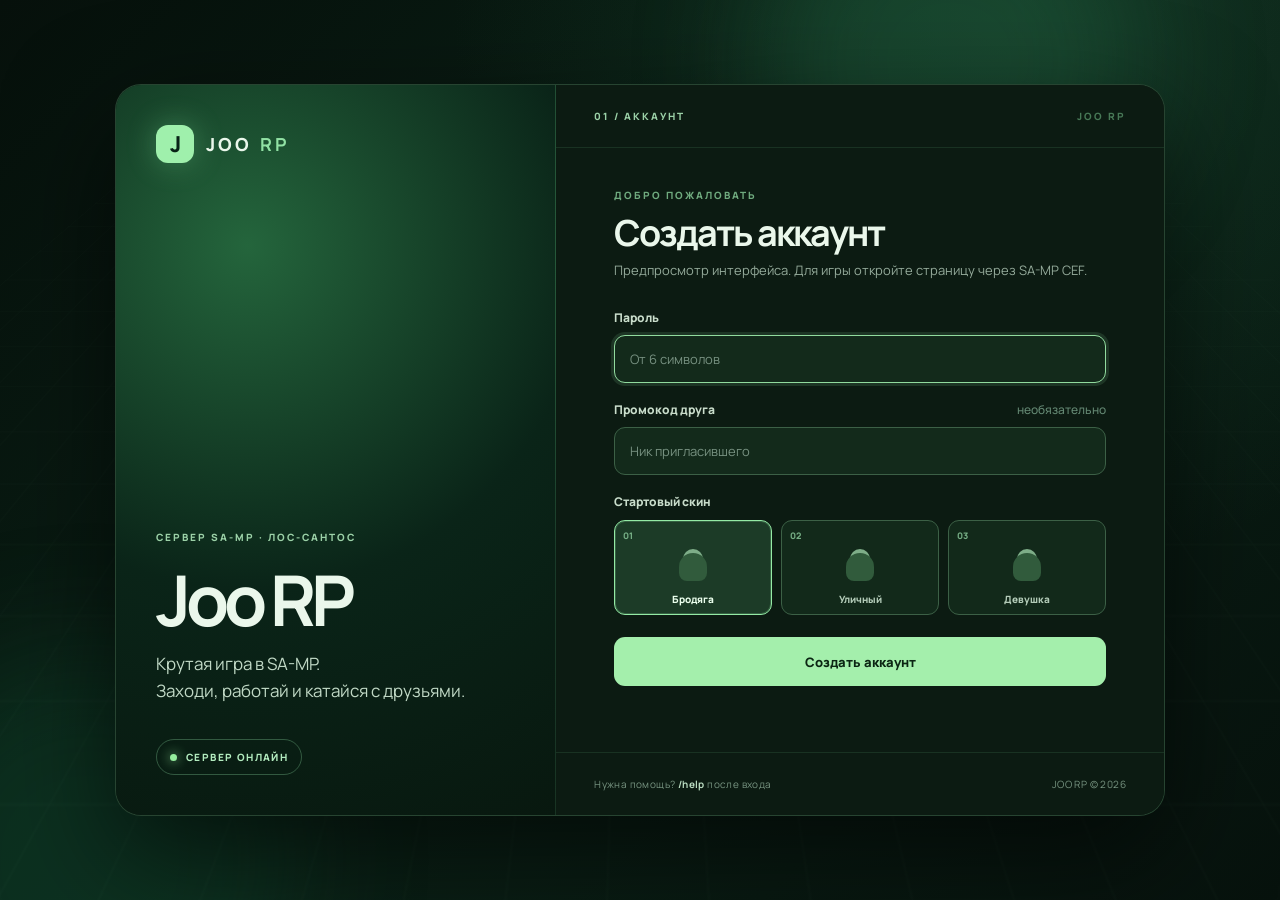
<file: index.html>
<!doctype html>
<html lang="ru">
<head>
  <meta charset="utf-8">
  <meta name="viewport" content="width=device-width,initial-scale=1">
  <title>Joo RP — вход</title>
  <link rel="stylesheet" href="style.css">
</head>
<body>
  <div class="backdrop" aria-hidden="true"><div class="orb orb-a"></div><div class="orb orb-b"></div><div class="grid"></div></div>
  <main class="auth" data-drag-window>
    <aside class="story">
      <div class="brand"><span class="brand-icon">J</span><span>JOO <b>RP</b></span></div>
      <div class="story-bottom"><div class="small-label">СЕРВЕР SA-MP · ЛОС-САНТОС</div><h1>Joo RP</h1><p>Крутая игра в SA-MP.<br>Заходи, работай и катайся с друзьями.</p><div class="server-chip"><i></i> СЕРВЕР ОНЛАЙН</div></div>
    </aside>
    <section class="panel">
      <div class="panel-head" data-drag-handle><span class="step">01 / АККАУНТ</span><span class="mark">JOO RP</span></div>
      <div class="panel-main">
        <div class="eyebrow">ДОБРО ПОЖАЛОВАТЬ</div>
        <h2 id="title">Подключаем...</h2>
        <p id="subtitle">Подождите, пока сервер проверит аккаунт.</p>
        <form id="form" autocomplete="off">
          <label for="password">Пароль</label>
          <input id="password" type="password" minlength="6" maxlength="32" pattern="[A-Za-z0-9]{6,32}" placeholder="От 6 символов" required autofocus>
          <div id="register-options" hidden>
            <label for="referral">Промокод друга <span class="optional">необязательно</span></label>
            <input id="referral" type="text" maxlength="23" pattern="[A-Za-z0-9_]{0,23}" placeholder="Ник пригласившего">
            <label>Стартовый скин</label>
            <div class="skins" role="radiogroup" aria-label="Стартовый скин">
              <label class="skin"><input type="radio" name="skin" value="78" checked><span class="skin-number">01</span><span class="silhouette">◉</span><span>Бродяга</span></label>
              <label class="skin"><input type="radio" name="skin" value="79"><span class="skin-number">02</span><span class="silhouette">◉</span><span>Уличный</span></label>
              <label class="skin"><input type="radio" name="skin" value="77"><span class="skin-number">03</span><span class="silhouette">◉</span><span>Девушка</span></label>
            </div>
          </div>
          <button id="submit" type="submit" disabled>Подождите...</button>
          <div id="error" role="alert" aria-live="polite"></div>
        </form>
      </div>
      <div class="panel-foot"><span>Нужна помощь? <b>/help</b> после входа</span><span>JOO RP © 2026</span></div>
    </section>
  </main>
  <script src="drag.js"></script><script src="app.js"></script>
</body>
</html>
</file>
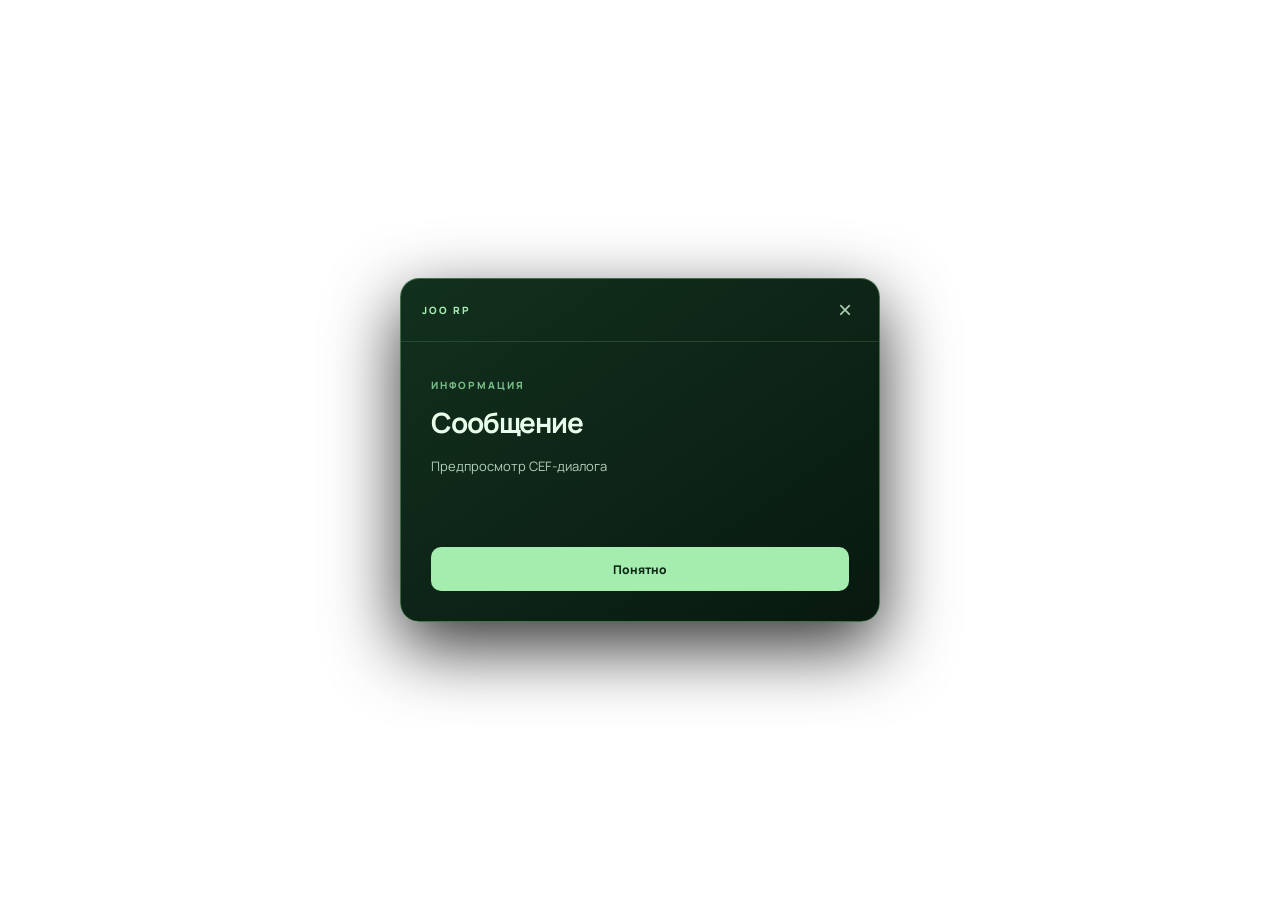
<file: dialog.html>
<!doctype html><html lang="ru"><head><meta charset="utf-8"><meta name="viewport" content="width=device-width,initial-scale=1"><title>Joo RP — сообщение</title><link rel="stylesheet" href="dialog.css"></head><body><main class="dialog" data-drag-window><div class="top" data-drag-handle><span class="badge">JOO RP</span><button id="close" aria-label="Закрыть">×</button></div><div class="content"><span class="eyebrow">ИНФОРМАЦИЯ</span><h1 id="title">Сообщение</h1><p id="body">Загрузка...</p><button id="ok">Понятно</button></div></main><script src="drag.js"></script><script src="dialog.js"></script></body></html>
</file>
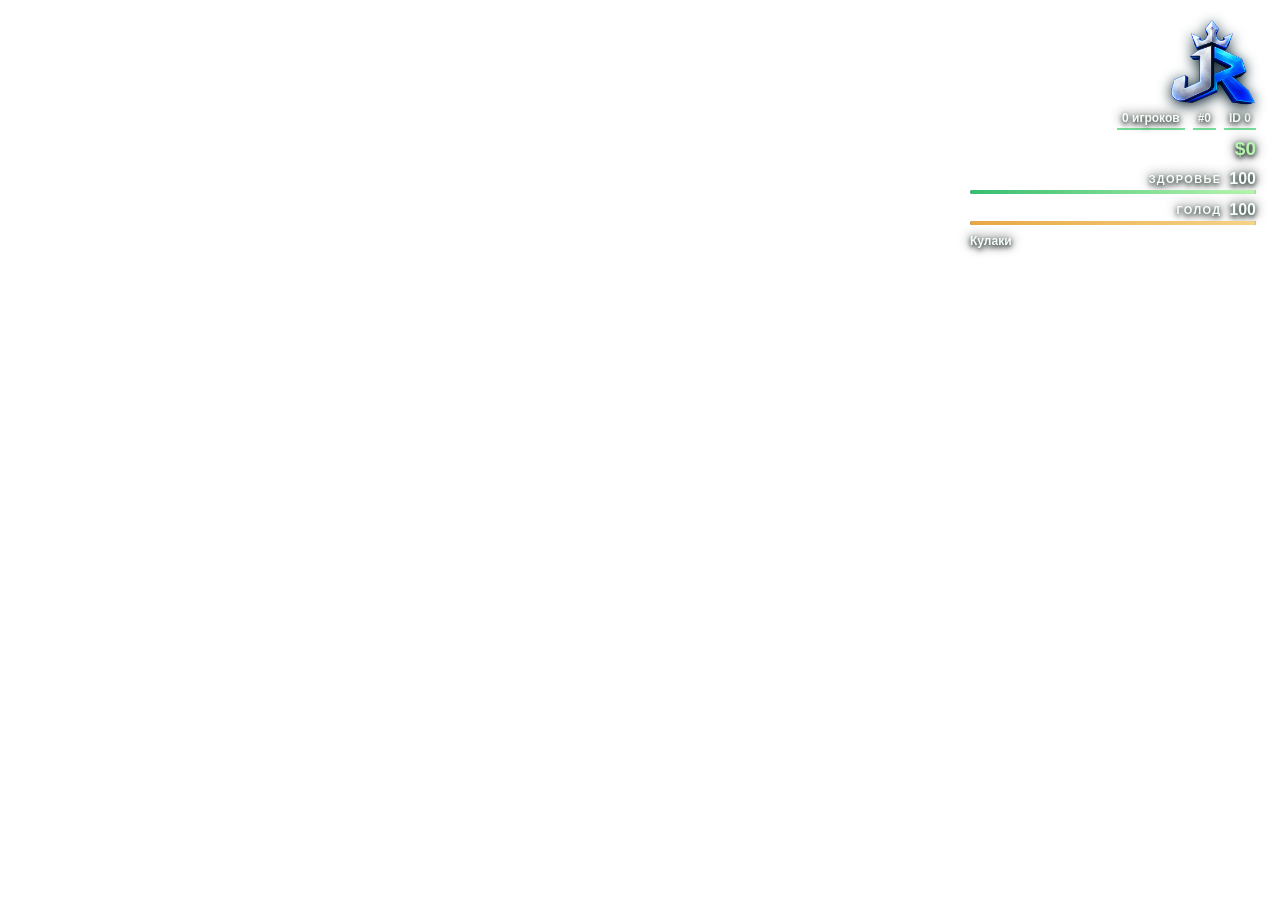
<file: hud.html>
<!doctype html>
<html lang="ru"><head><meta charset="utf-8"><meta name="viewport" content="width=device-width, initial-scale=1"><link rel="stylesheet" href="hud.css?v=20261012-4"></head>
<body><main id="hud" aria-label="Информация игрока">
  <img class="logo" src="logo-hud.png" alt="Joo RP">
  <div class="identity"><span id="online">0 игроков</span><span id="static">#0</span><span id="id">ID 0</span></div><div class="money" id="money">$0</div>
  <div class="meter"><span>ЗДОРОВЬЕ</span><strong id="health">100</strong><div class="track"><i id="healthbar"></i></div></div>
  <div class="meter hunger"><span>ГОЛОД</span><strong id="hunger">100</strong><div class="track"><i id="hungerbar"></i></div></div>
  <div class="bottom"><span id="weapon">Кулаки</span><b id="safe" hidden>ЗЗ · ЗЕЛЁНАЯ ЗОНА</b></div>
</main><aside id="speedometer" hidden><span>СКОРОСТЬ</span><strong><b id="speed">0</b><small>км/ч</small></strong><div><span>Бензин <b id="fuel">0</b> л</span><span>Пробег <b id="mileage">0</b> км</span></div><em id="engine">Двигатель выключен · N /key</em></aside><script src="hud.js?v=20261012-4"></script></body></html>
</file>
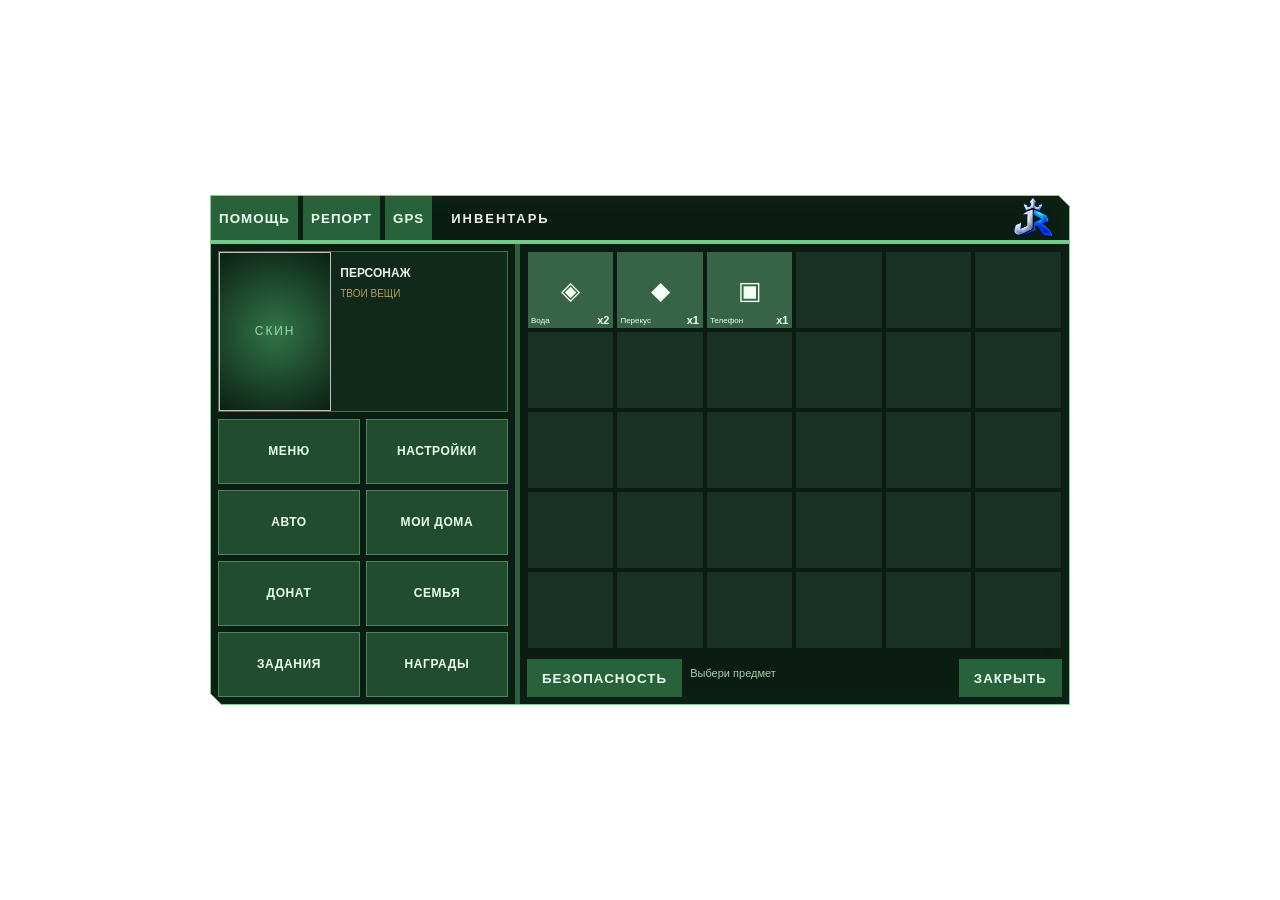
<file: inventory.html>
<!doctype html><html lang="ru"><head><meta charset="utf-8"><meta name="viewport" content="width=device-width,initial-scale=1"><title>Joo RP — инвентарь</title><link rel="stylesheet" href="inventory.css?v=20261010-1"></head><body>
<main class="inventory" data-drag-window>
  <header data-drag-handle><button data-nav="help">ПОМОЩЬ</button><button data-nav="report">РЕПОРТ</button><button data-nav="gps">GPS</button><strong>ИНВЕНТАРЬ</strong><span><img src="logo-hud.png" alt="Joo RP"></span></header>
  <div class="layout"><aside><div class="person"><div class="figure"><span id="skin-fallback">СКИН</span><img id="skin-image" alt=""></div><div><b id="player-name">ПЕРСОНАЖ</b><small>ТВОИ ВЕЩИ</small></div></div><div class="nav"><button data-nav="menu">МЕНЮ</button><button data-nav="settings">НАСТРОЙКИ</button><button data-nav="cars">АВТО</button><button data-nav="house">МОИ ДОМА</button><button data-nav="donate">ДОНАТ</button><button data-nav="family">СЕМЬЯ</button><button data-nav="quest">ЗАДАНИЯ</button><button data-nav="rewards">НАГРАДЫ</button></div></aside>
  <section class="storage"><div class="grid" id="grid"></div><div class="bottom"><button data-nav="security">БЕЗОПАСНОСТЬ</button><span id="details">Выбери предмет</span><button id="close">ЗАКРЫТЬ</button></div></section></div>
</main><script src="drag.js?v=20261010-1"></script><script src="inventory.js?v=20261010-1"></script></body></html>
</file>
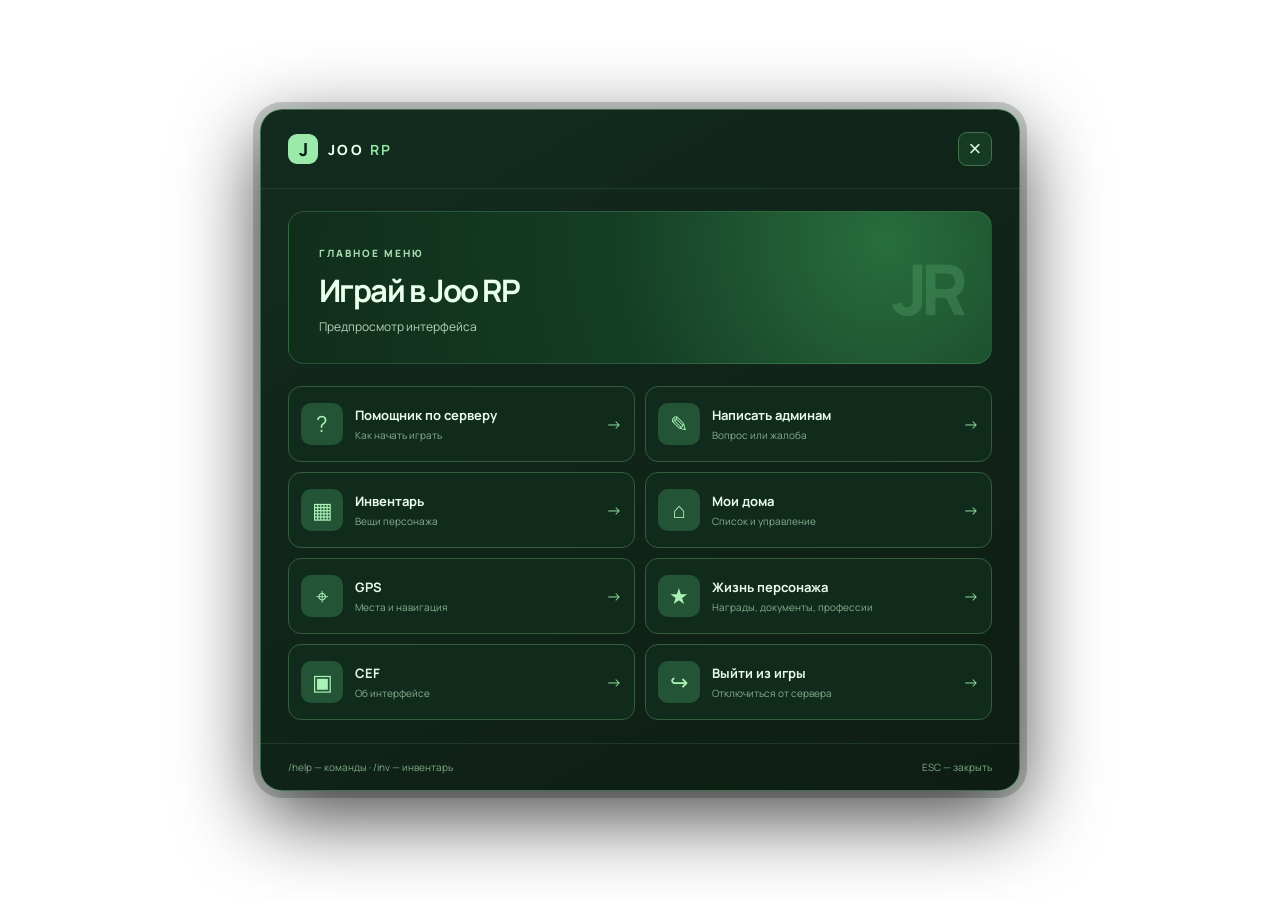
<file: menu.html>
<!doctype html>
<html lang="ru"><head><meta charset="utf-8"><meta name="viewport" content="width=device-width,initial-scale=1"><title>Joo RP — меню</title><link rel="stylesheet" href="menu.css"></head>
<body><main class="menu" data-drag-window>
  <header data-drag-handle><div class="brand"><span class="brand-icon">J</span><span>JOO <b>RP</b></span></div><button class="close" id="close" aria-label="Закрыть">×</button></header>
  <div class="hero"><div><small>ГЛАВНОЕ МЕНЮ</small><h1>Играй в Joo RP</h1><p id="stats">Загружаем персонажа...</p></div><div class="hero-mark">JR</div></div>
  <section class="tiles">
    <button data-action="help"><span class="icon">?</span><span><b>Помощник по серверу</b><small>Как начать играть</small></span><i>→</i></button>
    <button data-action="report"><span class="icon">✎</span><span><b>Написать админам</b><small>Вопрос или жалоба</small></span><i>→</i></button>
    <button data-action="inventory"><span class="icon">▦</span><span><b>Инвентарь</b><small>Вещи персонажа</small></span><i>→</i></button>
    <button data-action="house"><span class="icon">⌂</span><span><b>Мои дома</b><small>Список и управление</small></span><i>→</i></button>
    <button data-action="gps"><span class="icon">⌖</span><span><b>GPS</b><small>Места и навигация</small></span><i>→</i></button>
    <button data-action="life"><span class="icon">★</span><span><b>Жизнь персонажа</b><small>Награды, документы, профессии</small></span><i>→</i></button>
    <button data-action="cef"><span class="icon">▣</span><span><b>CEF</b><small>Об интерфейсе</small></span><i>→</i></button>
    <button data-action="exit-game"><span class="icon">↪</span><span><b>Выйти из игры</b><small>Отключиться от сервера</small></span><i>→</i></button>
  </section>
  <footer><span>/help — команды · /inv — инвентарь</span><span>ESC — закрыть</span></footer>
</main><script src="drag.js"></script><script src="menu.js"></script></body></html>
</file>
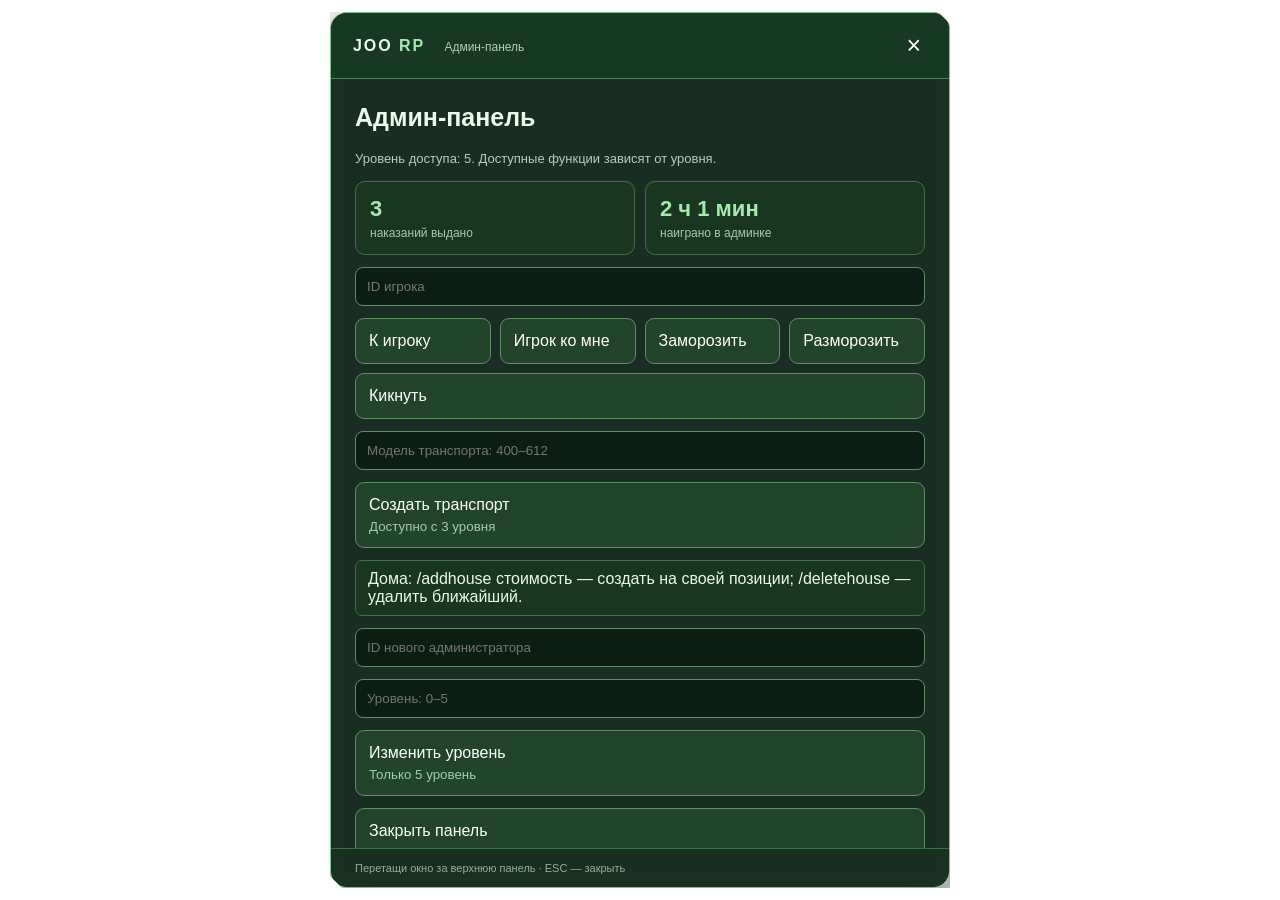
<file: panel.html>
<!doctype html><html lang="ru"><head><meta charset="utf-8"><meta name="viewport" content="width=device-width,initial-scale=1"><title>Joo RP</title><link rel="stylesheet" href="panel.css?v=20261013-1"></head><body>
<main class="panel" data-drag-window><header data-drag-handle><span class="brand">JOO <b>RP</b> <span id="caption"></span></span><button id="close" aria-label="Закрыть">×</button></header><section id="content"></section><footer>Перетащи окно за верхнюю панель · ESC — закрыть</footer></main>
<script src="drag.js?v=20261010-1"></script><script src="panel.js?v=20261013-1"></script></body></html>
</file>
<file: style.css>
@import url('https://fonts.googleapis.com/css2?family=Manrope:wght@400;500;600;700;800&display=swap');
:root{font-family:Manrope,Arial,sans-serif;color:#eaf7eb;background:transparent}*{box-sizing:border-box}body{margin:0;min-height:100vh;display:grid;place-items:center;overflow:auto;background:#07110ce8}.backdrop{position:fixed;inset:0;overflow:hidden;pointer-events:none;background:radial-gradient(circle at 80% 0%,#1c4d3370,transparent 42%),linear-gradient(135deg,#06100b,#0b2217 52%,#07120d)}.grid{position:absolute;inset:0;opacity:.12;background-image:linear-gradient(#8ed6a21a 1px,transparent 1px),linear-gradient(90deg,#8ed6a21a 1px,transparent 1px);background-size:48px 48px;transform:perspective(500px) rotateX(35deg) scale(1.3)}.orb{position:absolute;border-radius:50%;filter:blur(60px)}.orb-a{width:380px;height:380px;background:#29734b55;right:11%;top:-130px}.orb-b{width:420px;height:420px;background:#13563655;left:-120px;bottom:-170px}.auth{position:relative;display:grid;grid-template-columns:42% 58%;width:min(1050px,94vw);min-height:650px;border:1px solid #4b7b596b;border-radius:26px;overflow:hidden;box-shadow:0 40px 110px #0009;background:#0d1d14}.story{display:flex;flex-direction:column;justify-content:space-between;padding:40px;background:radial-gradient(circle at 30% 22%,#24653c,#0a2418 53%,#08180f);border-right:1px solid #44795744}.brand{display:flex;align-items:center;gap:12px;font-weight:800;font-size:18px;letter-spacing:.18em}.brand b{color:#91e1a4}.brand-icon{width:38px;height:38px;border-radius:12px;background:#9ff0ac;color:#082216;display:grid;place-items:center;font-size:22px;letter-spacing:0;box-shadow:0 0 30px #82e59c55}.small-label,.eyebrow,.step,.mark{color:#9bd1a7;font-size:10px;font-weight:800;letter-spacing:.2em}.story-bottom h1{font-size:70px;line-height:1;margin:20px 0 16px;letter-spacing:-.075em}.story-bottom p{font-size:17px;line-height:1.6;color:#c0d8c5;margin:0 0 35px}.server-chip{display:inline-flex;align-items:center;gap:9px;border:1px solid #72b58666;border-radius:999px;padding:10px 13px;font-size:10px;letter-spacing:.14em;font-weight:800;color:#b2ebbe}.server-chip i{width:7px;height:7px;border-radius:50%;background:#95ed9d;box-shadow:0 0 12px #95ed9d}.panel{display:flex;flex-direction:column;background:#0c1b12}.panel-head,.panel-foot{display:flex;align-items:center;justify-content:space-between;padding:24px 38px;border-bottom:1px solid #315d3d5c}.panel-foot{border-top:1px solid #315d3d5c;border-bottom:0;color:#789582;font-size:10px;letter-spacing:.04em}.panel-foot b{color:#badcc1}.mark{color:#477856}.panel-main{padding:40px 58px 34px;flex:1;overflow-y:auto}.eyebrow{color:#6faa7e}h2{font-size:36px;line-height:1.14;letter-spacing:-.05em;margin:10px 0 8px}#subtitle{font-size:13px;line-height:1.5;color:#94aa9a;margin:0 0 29px}label{display:block;font-size:12px;font-weight:800;color:#c9ddcb;margin-bottom:9px}input[type=password],input[type=text]{width:100%;height:48px;border-radius:11px;border:1px solid #3c6046;background:#132a1b;color:#f0fff1;outline:0;padding:0 15px;font:inherit;font-size:13px;margin-bottom:18px;transition:.18s}input:focus{border-color:#91db9e;box-shadow:0 0 0 3px #92df9b22}input::placeholder{color:#779181}.optional{float:right;color:#638772;font-weight:500}.skins{display:flex;gap:9px;margin:10px 0 22px}.skin{position:relative;flex:1;min-width:0;height:95px;margin:0;padding:8px;border-radius:11px;border:1px solid #3c6046;background:#12291a;text-align:center;cursor:pointer;color:#b3cbb8;font-size:10px;display:flex;flex-direction:column;justify-content:space-between;align-items:center}.skin:has(input:checked){border-color:#94eaa5;background:#1c3b27;color:#ebffed;box-shadow:inset 0 0 0 1px #79c98b44}.skin input{position:absolute;opacity:0}.skin-number{align-self:flex-start;color:#75ad84;font-size:9px}.silhouette{display:block;width:28px;height:28px;border-radius:50% 50% 8px 8px;background:#315b3c;color:#315b3c;font-size:1px;box-shadow:0 -8px 0 -4px #7ead88}button{height:49px;width:100%;border:0;border-radius:11px;background:#a4efac;color:#0b2513;font:inherit;font-size:13px;font-weight:800;cursor:pointer;transition:.18s}button:hover:not(:disabled){background:#c2ffca;transform:translateY(-1px)}button:disabled{opacity:.5;cursor:default}#error{min-height:20px;margin-top:12px;color:#ff9d91;font-size:11px;font-weight:700}@media(max-width:800px){.auth{grid-template-columns:1fr;width:min(530px,95vw)}.story{min-height:180px;padding:24px}.story-bottom h1{font-size:38px}.story-bottom p,.server-chip{display:none}.panel-main{padding:30px}.panel-head,.panel-foot{padding:18px 30px}}
</file>
<file: dialog.css>
@import url('https://fonts.googleapis.com/css2?family=Manrope:wght@400;500;600;700;800&display=swap');:root{font-family:Manrope,Arial,sans-serif;color:#eaffeb;background:transparent}*{box-sizing:border-box}body{margin:0;width:100vw;height:100vh;display:grid;place-items:center;background:transparent}.dialog{width:min(480px,85vw);border:1px solid #76ae7d88;border-radius:19px;background:linear-gradient(145deg,#12301e,#08190f);box-shadow:0 25px 70px #000c;overflow:hidden}.top{display:flex;justify-content:space-between;align-items:center;padding:16px 21px;border-bottom:1px solid #53815e55}.badge{font-size:10px;font-weight:800;letter-spacing:.19em;color:#a9ecb4}.top button{border:0;background:transparent;color:#aacfb2;font-size:24px;cursor:pointer}.content{padding:30px}.eyebrow{font-size:10px;letter-spacing:.2em;color:#78bd88;font-weight:800}h1{font-size:28px;letter-spacing:-.04em;margin:9px 0 14px}p{color:#b2d0b9;font-size:13px;line-height:1.7;white-space:pre-wrap;min-height:65px}#ok{border:0;border-radius:10px;background:#a5ecaf;color:#0b2814;width:100%;height:44px;font:inherit;font-weight:800;font-size:12px;cursor:pointer;margin-top:14px}
</file>
<file: hud.css>
html,body{width:100%;height:100%;margin:0;background:transparent!important;overflow:hidden}*{box-sizing:border-box}body{font-family:Arial,sans-serif;color:#f5fff8;pointer-events:none}#hud{position:absolute;top:18px;right:24px;width:286px;text-align:right;text-shadow:0 2px 5px #00110e,0 0 12px #00110e;user-select:none}.logo{display:block;width:88px;height:88px;object-fit:contain;margin-left:auto;filter:drop-shadow(0 3px 7px #021c25)}.identity{display:flex;justify-content:flex-end;gap:8px;margin:2px 0 12px;font-size:12px;font-weight:800}.identity span{padding:3px 5px;border-bottom:2px solid #79e29c}.meter{display:grid;grid-template-columns:1fr auto;align-items:center;gap:2px 8px;margin:7px 0;font-size:11px;font-weight:800;letter-spacing:1.3px}.meter strong{font-size:16px;letter-spacing:0}.track{grid-column:1/3;height:4px;background:#112d25a8;border-radius:4px;overflow:hidden}.track i{display:block;height:100%;width:100%;background:linear-gradient(90deg,#35bd70,#b8f6b0);border-radius:4px}.hunger .track i{background:linear-gradient(90deg,#e8a744,#f4d488)}.bottom{display:flex;justify-content:space-between;align-items:center;margin-top:9px;font-size:12px;font-weight:800}.bottom b{color:#a5f5aa;font-size:10px;letter-spacing:.7px}
.money{font-size:19px;font-weight:900;color:#b8f6b0;margin:-4px 0 10px}#speedometer{position:absolute;right:25px;bottom:28px;width:260px;padding:16px 18px;border-radius:18px;background:linear-gradient(135deg,#0a211be8,#102c25e8);border:1px solid #75c797;text-shadow:0 2px 6px #000;box-shadow:0 12px 35px #0008}#speedometer[hidden]{display:none}#speedometer>span{font-size:10px;letter-spacing:.18em;color:#9dd6b3}#speedometer>strong{display:flex;align-items:baseline;gap:5px;font-size:48px;line-height:1.1}#speedometer>strong small{font-size:14px;color:#9dd6b3}#speedometer>div{display:flex;justify-content:space-between;font-size:12px;border-top:1px solid #527664;padding-top:8px}#speedometer em{display:block;color:#d9f6df;font-size:10px;margin-top:10px;font-style:normal}
#hud{transform-origin:top right}#speedometer{transform-origin:bottom right}.reduced-motion *, .reduced-motion *::before, .reduced-motion *::after{animation:none!important;transition:none!important}
</file>
<file: inventory.css>
:root{font-family:Arial,sans-serif;color:#eee;background:transparent}*{box-sizing:border-box}body{margin:0;width:100vw;height:100vh;display:grid;place-items:center;background:transparent}.inventory{width:min(860px,96vw);height:min(510px,90vh);background:#11100e;border:2px solid #28231e;box-shadow:0 25px 70px #000b;display:flex;flex-direction:column}header{height:48px;display:flex;align-items:stretch;gap:5px;border-bottom:4px solid #be5449;user-select:none}header button{min-width:105px;background:#be5449;color:#fff;border:0;font-weight:700;letter-spacing:.08em;cursor:pointer}header strong{align-self:center;font-size:13px;letter-spacing:.15em;margin:0 14px}header span{margin:auto 16px auto auto;color:#d8bf62;font-size:12px;font-weight:700}.layout{display:grid;grid-template-columns:36% 64%;flex:1;min-height:0}aside{padding:7px;border-right:5px solid #25211d}.person{height:36%;display:flex;background:#191713;border:1px solid #302b26}.figure{width:39%;display:grid;place-items:center;font-size:82px;color:#bd5449;background:radial-gradient(circle,#513527,#171411)}.figure img{max-width:100%;max-height:100%;object-fit:contain}.person div:last-child{padding:14px 9px}.person b,.person small{display:block;font-size:12px}.person small{color:#b99c56;font-size:10px;margin-top:8px}.nav{display:grid;grid-template-columns:1fr 1fr;grid-template-rows:repeat(4,1fr);gap:6px;height:64%;padding-top:7px}.nav button{border:0;background:#c5a94f;color:#f7f0d6;font-weight:bold;font-size:12px;letter-spacing:.05em;cursor:pointer}.nav button:nth-child(n+5){background:#bd5047;color:#fff}.nav button:hover,header button:hover,.bottom button:hover{filter:brightness(1.16)}.storage{padding:7px;display:flex;flex-direction:column;min-width:0}.grid{display:grid;grid-template-columns:repeat(6,1fr);grid-template-rows:repeat(5,1fr);gap:2px;flex:1;min-height:0}.slot{border:1px solid #171511;background:#302d29;color:#e8dbba;position:relative;display:grid;place-items:center;font-size:25px;cursor:default}.slot.owned{background:#a67c36;cursor:pointer}.slot.owned:nth-child(2n){background:#a6423c}.slot strong{position:absolute;right:4px;bottom:2px;font-size:11px}.slot small{position:absolute;left:3px;bottom:3px;font-size:8px}.bottom{height:48px;display:flex;align-items:end;gap:8px}.bottom button{height:38px;border:0;padding:0 15px;background:#bd5047;color:#fff;letter-spacing:.08em;font-weight:700;cursor:pointer}.bottom #close{margin-left:auto}.bottom span{color:#a69f8b;font-size:11px;align-self:center}@media(max-width:600px){.inventory{height:92vh}header button{min-width:55px;font-size:8px}header strong{font-size:9px;margin:0 2px}.layout{grid-template-columns:34% 66%}.nav button{font-size:8px}.figure{font-size:45px}.slot{font-size:17px}.bottom button{font-size:8px;padding:0 5px}}
.slot.skin-slot img{height:70%;max-width:90%;object-fit:contain}.slot.skin-slot small{background:#10291bdd;padding:2px}
:root{font-family:Bahnschrift,"Segoe UI",Arial,sans-serif}.inventory{background:#0b1c13;border:1px solid #82cb96;box-shadow:0 25px 70px #000b,inset 0 0 28px #1a6c3a25;clip-path:polygon(0 0,calc(100% - 12px) 0,100% 12px,100% 100%,12px 100%,0 calc(100% - 12px))}header{border-bottom-color:#75ca8b}header button,.bottom button{background:#28623b;color:#eaffed}header span img{width:40px;height:40px;object-fit:contain}.person{background:#10291b;border-color:#3c7150}.figure{background:radial-gradient(circle,#317547,#0b1e13)}aside{border-right-color:#315e3e}.nav button,.nav button:nth-child(n+5){background:#214c30;color:#eaffed;border:1px solid #4c865c}.slot{background:#193024;border-color:#0c1a12}.slot.owned,.slot.owned:nth-child(2n){background:#376446;color:#f2fff5}.bottom span{color:#a9ccb1}
html,body{width:100%;height:100%;overflow:hidden}.inventory{max-width:calc(100vw - 24px);max-height:calc(100vh - 24px);min-width:0}.layout{min-width:0;overflow:hidden}.person,.nav,.storage,.grid{min-width:0;min-height:0}header{min-width:0;flex-shrink:0}header strong{white-space:nowrap}header button{min-width:0;padding:0 8px}header span{flex-shrink:0}.bottom{flex-shrink:0;min-width:0}.bottom #details{overflow:hidden;text-overflow:ellipsis;white-space:nowrap}@media(max-width:720px){.layout{grid-template-columns:38% 62%}.person{height:34%}.nav{height:66%}.nav button{font-size:9px;letter-spacing:0}.grid{grid-template-columns:repeat(5,minmax(0,1fr));grid-template-rows:repeat(6,minmax(0,1fr))}}
.figure{position:relative;overflow:hidden;font-size:12px}.figure img{position:absolute;inset:0;width:100%;height:100%;object-fit:contain;font-size:12px}.figure img[hidden],#skin-fallback[hidden]{display:none}#skin-fallback{font-size:12px;letter-spacing:.16em;color:#9ed6ab}
</file>
<file: menu.css>
@import url('https://fonts.googleapis.com/css2?family=Manrope:wght@400;500;600;700;800&display=swap');
:root{font-family:Manrope,Arial,sans-serif;color:#eaffed;background:transparent}*{box-sizing:border-box}body{margin:0;width:100vw;height:100vh;display:grid;place-items:center;background:transparent}.menu{width:min(760px,82vw);max-height:86vh;overflow:auto;background:linear-gradient(150deg,#0b2417f7,#08180ef9);border:1px solid #6aaf7b88;border-radius:22px;box-shadow:0 25px 80px #000b,0 0 0 7px #0a291833}header{padding:22px 27px;display:flex;align-items:center;justify-content:space-between;border-bottom:1px solid #45714c55}.brand{display:flex;align-items:center;gap:10px;font-size:14px;font-weight:800;letter-spacing:.17em}.brand b{color:#8fe4a3}.brand-icon{width:30px;height:30px;border-radius:9px;background:#9beaab;color:#062415;display:grid;place-items:center;font-size:18px;letter-spacing:0}.close{width:34px;height:34px;border-radius:9px;border:1px solid #42734d;background:#173a24;color:#d8f9df;font-size:22px;cursor:pointer}.close:hover{background:#275b37}.hero{display:flex;justify-content:space-between;align-items:center;margin:22px 27px;padding:28px 30px;border:1px solid #4b8b5a66;border-radius:16px;background:radial-gradient(circle at 85% 20%,#286e3c,#153d25 45%,#102d1b)}.hero small{font-size:10px;color:#a6dcaf;font-weight:800;letter-spacing:.2em}.hero h1{font-size:31px;letter-spacing:-.05em;margin:7px 0}.hero p{font-size:12px;color:#b5d3ba;margin:0}.hero-mark{font-size:70px;line-height:1;font-weight:800;color:#80d89433;letter-spacing:-.1em}.tiles{display:grid;grid-template-columns:1fr 1fr;gap:10px;padding:0 27px 23px}.tiles button{display:flex;align-items:center;gap:12px;min-height:76px;padding:12px;border:1px solid #345d3e;background:#102b1b;color:#e9f9eb;border-radius:13px;text-align:left;cursor:pointer;font:inherit;transition:.16s}.tiles button:hover{border-color:#99eba8;background:#1a3f27;transform:translateY(-1px)}.tiles .icon{width:42px;height:42px;border-radius:10px;background:#225435;display:grid;place-items:center;color:#aaf1b6;font-size:22px;flex:none}.tiles b,.tiles small{display:block}.tiles b{font-size:13px}.tiles small{font-size:10px;color:#85ae8f;margin-top:4px}.tiles i{font-style:normal;margin-left:auto;color:#8fd79c}footer{border-top:1px solid #3e714954;display:flex;justify-content:space-between;padding:16px 27px;color:#7eaa87;font-size:10px}@media(max-width:640px){.menu{width:94vw}.tiles{grid-template-columns:1fr}.hero-mark{display:none}}
</file>
<file: panel.css>
:root{font-family:Arial,sans-serif;color:#ecfaee;background:transparent}*{box-sizing:border-box}body{margin:0;width:100vw;height:100vh;display:grid;place-items:center;background:transparent}.panel{width:min(620px,92vw);max-height:88vh;overflow:auto;background:#102619f5;border:1px solid #80bd8a;border-radius:17px;box-shadow:0 24px 70px #000b}header{display:flex;align-items:center;justify-content:space-between;padding:17px 22px;background:#173923;border-bottom:1px solid #517e58;user-select:none}.brand{font-weight:800;letter-spacing:.12em}.brand b{color:#a5e9ae}#caption{font-weight:400;font-size:12px;color:#aecdb5;margin-left:13px;letter-spacing:0}button{font:inherit;cursor:pointer}header button{border:0;background:none;color:white;font-size:25px}#content{padding:24px;display:grid;gap:12px}h1{margin:0 0 5px;font-size:25px}p{margin:0;color:#b7cdbb;font-size:13px;line-height:1.5}.row{display:flex;gap:9px;flex-wrap:wrap}.tile{min-width:135px;flex:1;padding:13px;border:1px solid #5e8e65;border-radius:9px;background:#21442b;color:white;text-align:left}.tile:hover,.primary:hover,.primary-tile:hover{background:#32633e}.tile small{display:block;color:#a7caad;margin-top:5px}.primary,.primary-tile{padding:12px 17px;background:#9fe2a7;border:0;border-radius:9px;color:#102619;font-weight:700}.field{width:100%;padding:11px;border:1px solid #608a68;border-radius:8px;background:#0b1e13;color:white}.error{color:#ff9c9c;min-height:18px}.stat{padding:9px 12px;border:1px solid #456d4c;background:#183620;border-radius:7px}.admin-stats{display:grid;grid-template-columns:1fr 1fr;gap:10px}.admin-stats div{display:grid;gap:4px;padding:14px;border:1px solid #456d4c;background:#183620;border-radius:10px}.admin-stats b{font-size:22px;color:#a5e9ae}.admin-stats span{font-size:12px;color:#a7caad}.skin{line-height:1;text-align:center;background:#20452b;border-radius:12px;padding:10px}.skin img{max-height:155px;max-width:100%;object-fit:contain}.toggle{display:flex;align-items:center;justify-content:space-between;padding:10px;background:#1a3822;border-radius:8px}footer{font-size:11px;color:#8fb399;border-top:1px solid #416c49;padding:13px 24px}@media(max-width:520px){.panel{width:95vw}.admin-stats{grid-template-columns:1fr}#content{padding:18px}.tile{min-width:120px}}
.car-catalog{display:grid;grid-template-columns:repeat(3,1fr);gap:12px;margin:18px 0}.car-card{background:#0a2118;border:1px solid #457657;border-radius:14px;padding:10px;display:flex;flex-direction:column;gap:8px}.car-card img{width:100%;height:106px;object-fit:contain;background:#17281f;border-radius:9px}.car-card strong{font-size:13px}.car-card button{width:100%}@media(max-width:700px){.car-catalog{grid-template-columns:1fr}.car-card img{height:90px}}
:root{font-family:Bahnschrift,"Segoe UI",Arial,sans-serif}.panel{box-shadow:0 24px 70px #000b,inset 0 0 28px #1a6c3a25;clip-path:polygon(0 0,calc(100% - 12px) 0,100% 12px,100% 100%,12px 100%,0 calc(100% - 12px))}
html,body{width:100%;height:100%;overflow:hidden}.panel{max-width:calc(100vw - 24px);max-height:calc(100vh - 24px);overflow:hidden;display:flex;flex-direction:column}#content{overflow:auto;min-height:0}.house-list{display:grid;grid-template-columns:repeat(2,minmax(0,1fr));gap:9px}.house-list .tile{min-width:0}.house-count{align-self:center;color:#a7caad;font-size:12px}.danger-tile{background:#4b2928;border-color:#ba6763}.danger-tile:hover{background:#6a3432}@media(max-width:520px){.house-list{grid-template-columns:1fr}}

.car-tabs{display:flex;gap:8px}.car-tabs .tile{min-width:0;text-align:center}.car-tabs .active,.car-garage .selected{border-color:#a4e7ad;background:#315f3b;box-shadow:inset 0 0 0 1px #a4e7ad}.car-garage{display:grid;grid-template-columns:repeat(2,minmax(0,1fr));gap:9px;margin:13px 0}.car-garage .tile{min-width:0}.car-pages{margin:5px 0 12px}.car-actions{margin:10px 0}.car-actions .tile{min-width:125px}.car-catalog{margin:12px 0}.car-card img{display:block;max-width:100%}#car-view{display:grid;gap:8px;margin-top:5px}@media(max-width:520px){.car-garage{grid-template-columns:1fr}.car-catalog{grid-template-columns:repeat(2,minmax(0,1fr))}.car-actions .tile{min-width:115px}}
.gps-list{display:grid;grid-template-columns:repeat(2,minmax(0,1fr));gap:9px}.gps-list .tile{min-width:0}@media(max-width:520px){.gps-list{grid-template-columns:1fr}}

.life-nav{display:flex;gap:6px;overflow-x:auto;padding:2px 2px 9px;scrollbar-width:thin}.life-nav .tile{flex:0 0 auto;min-width:0;padding:8px 11px;font-size:11px;white-space:nowrap}.life-nav .selected{border-color:#a4e7ad;background:#315f3b}.life-job-list{display:grid;grid-template-columns:repeat(3,minmax(0,1fr));gap:8px}.life-job-list .tile{min-width:0;font-size:12px}.life-job-list .tile small{font-size:10px}@media(max-width:600px){.life-job-list{grid-template-columns:repeat(2,minmax(0,1fr))}}
</file>
